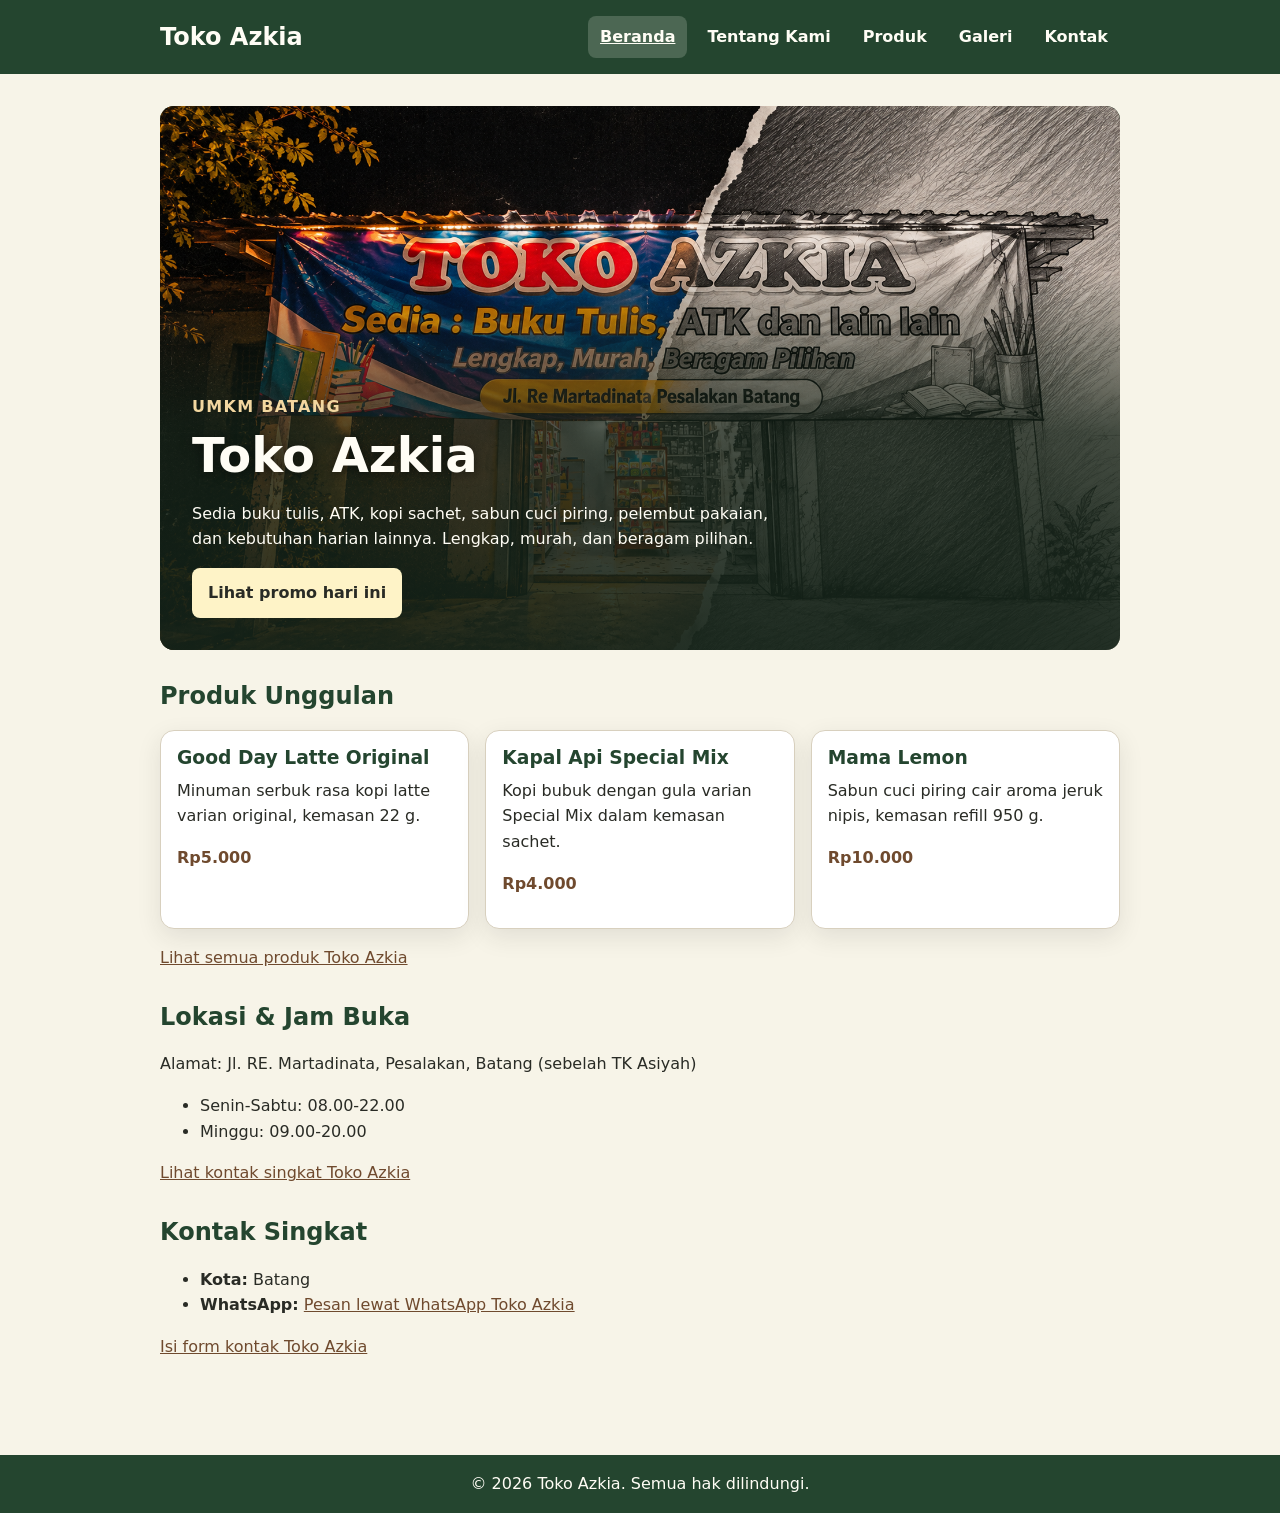
<file: index.html>
<!doctype html>
<html lang="id">
<head>
    <meta charset="utf-8">
    <meta name="viewport" content="width=device-width, initial-scale=1">
    <title>Toko Azkia - Website UMKM</title>
    <link rel="stylesheet" href="css/style.css">
    <script src="js/app.js" defer></script>
    <script src="js/script.js" defer></script>
</head>
<body>
    <!-- Link untuk lompat ke konten utama -->
    <a class="skip-link" href="#konten">Lewati ke konten utama</a>

    <!-- Header dan navigasi -->
    <header class="site-header">
        <nav class="nav" aria-label="Navigasi utama">
            <a class="brand" href="index.html">Toko Azkia</a>
            <ul>
                <li><a aria-current="page" href="index.html">Beranda</a></li>
                <li><a href="tentang.html">Tentang Kami</a></li>
                <li><a href="produk.html">Produk</a></li>
                <li><a href="galeri.html">Galeri</a></li>
                <li><a href="kontak.html">Kontak</a></li>
            </ul>
        </nav>
    </header>

    <main id="konten" class="page">

        <!-- Hero -->
        <section class="hero hero-banner hero-tall" id="profil" aria-labelledby="hero-title">
            <img class="banner-image banner-bottom" src="assets/images/header-beranda-toko-azkia.jpg" width="1400" height="933" alt="Tampak depan Toko Azkia dengan spanduk buku tulis dan ATK, serta rak buku di dalam toko">
            <div class="hero-content">
                <p class="eyebrow">UMKM Batang</p>
                <h1 id="hero-title">Toko Azkia</h1>
                <p>Sedia buku tulis, ATK, kopi sachet, sabun cuci piring, pelembut pakaian, dan kebutuhan harian lainnya. Lengkap, murah, dan beragam pilihan.</p>
                <button id="promoButton" type="button">Lihat promo hari ini</button>
            </div>
        </section>

        <!-- Produk unggulan -->
        <section class="section" aria-labelledby="unggulan-title">
            <h2 id="unggulan-title">Produk Unggulan</h2>
            <div class="product-list">
                <article class="product-card">
                    <h3>Good Day Latte Original</h3>
                    <p>Minuman serbuk rasa kopi latte varian original, kemasan 22 g.</p>
                    <p class="price">Rp5.000</p>
                </article>
                <article class="product-card">
                    <h3>Kapal Api Special Mix</h3>
                    <p>Kopi bubuk dengan gula varian Special Mix dalam kemasan sachet.</p>
                    <p class="price">Rp4.000</p>
                </article>
                <article class="product-card">
                    <h3>Mama Lemon</h3>
                    <p>Sabun cuci piring cair aroma jeruk nipis, kemasan refill 950 g.</p>
                    <p class="price">Rp10.000</p>
                </article>
            </div>
            <p><a href="produk.html">Lihat semua produk Toko Azkia</a></p>
        </section>

        <!-- Lokasi dan jam buka -->
        <section id="lokasi" class="section" aria-labelledby="lokasi-title">
            <h2 id="lokasi-title">Lokasi &amp; Jam Buka</h2>
            <p>Alamat: Jl. RE. Martadinata, Pesalakan, Batang (sebelah TK Asiyah)</p>
            <ul>
                <li>Senin-Sabtu: 08.00-22.00</li>
                <li>Minggu: 09.00-20.00</li>
            </ul>
            <p><a href="#kontak-singkat">Lihat kontak singkat Toko Azkia</a></p>
        </section>

        <!-- Kontak singkat -->
        <section id="kontak-singkat" class="section" aria-labelledby="kontak-singkat-title">
            <h2 id="kontak-singkat-title">Kontak Singkat</h2>
            <ul>
                <li><strong>Kota:</strong> Batang</li>
                <li><strong>WhatsApp:</strong> <a href="https://wa.me/6282225126027">Pesan lewat WhatsApp Toko Azkia</a></li>
            </ul>
            <p><a href="kontak.html">Isi form kontak Toko Azkia</a></p>
        </section>

    </main>

    <!-- Footer -->
    <footer class="site-footer">
        <p>&copy; 2026 Toko Azkia. Semua hak dilindungi.</p>
    </footer>
</body>
</html>
</file>
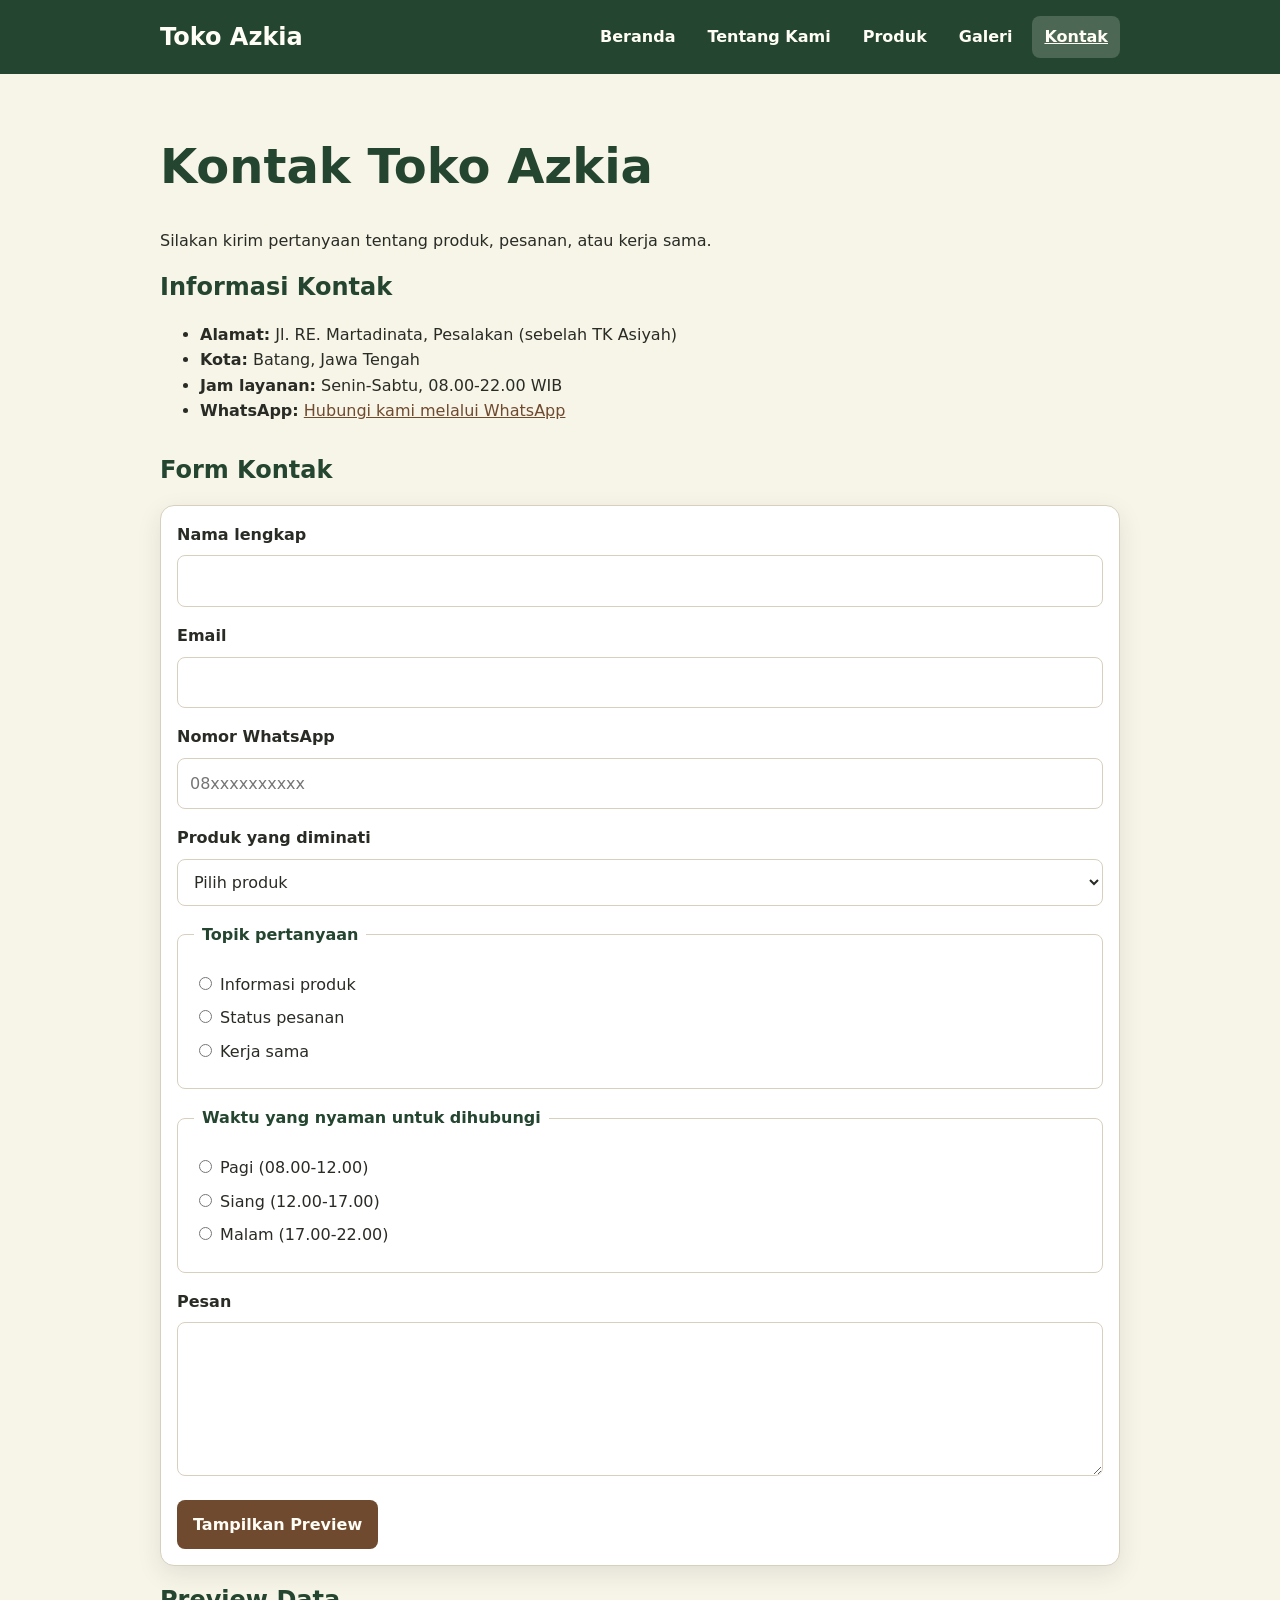
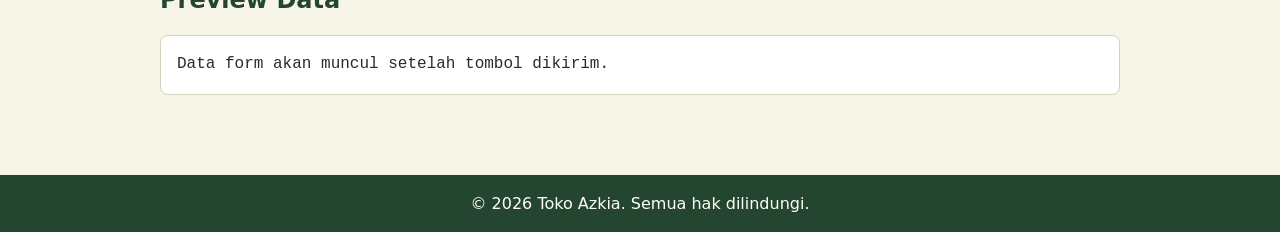
<file: kontak.html>
<!doctype html>
<html lang="id">
<head>
    <meta charset="utf-8">
    <meta name="viewport" content="width=device-width, initial-scale=1">
    <title>Kontak Toko Azkia - Website UMKM</title>
    <link rel="stylesheet" href="css/style.css">
    <script src="js/app.js" defer></script>
    <script src="js/form.js" defer></script>
</head>
<body>
    <!-- Link untuk lompat ke konten utama -->
    <a class="skip-link" href="#konten">Lewati ke konten utama</a>

    <!-- Header dan navigasi -->
    <header class="site-header">
        <nav class="nav" aria-label="Navigasi utama">
            <a class="brand" href="index.html">Toko Azkia</a>
            <ul>
                <li><a href="index.html">Beranda</a></li>
                <li><a href="tentang.html">Tentang Kami</a></li>
                <li><a href="produk.html">Produk</a></li>
                <li><a href="galeri.html">Galeri</a></li>
                <li><a aria-current="page" href="kontak.html">Kontak</a></li>
            </ul>
        </nav>
    </header>

    <main id="konten" class="page">
        <h1>Kontak Toko Azkia</h1>
        <p>Silakan kirim pertanyaan tentang produk, pesanan, atau kerja sama.</p>

        <!-- Informasi kontak -->
        <section class="section" aria-labelledby="info-title">
            <h2 id="info-title">Informasi Kontak</h2>
            <ul>
                <li><strong>Alamat:</strong> Jl. RE. Martadinata, Pesalakan (sebelah TK Asiyah)</li>
                <li><strong>Kota:</strong> Batang, Jawa Tengah</li>
                <li><strong>Jam layanan:</strong> Senin-Sabtu, 08.00-22.00 WIB</li>
                <li><strong>WhatsApp:</strong> <a href="https://wa.me/6282225126027">Hubungi kami melalui WhatsApp</a></li>
            </ul>
        </section>

        <!-- Form kontak -->
        <section aria-labelledby="form-title">
            <h2 id="form-title">Form Kontak</h2>
            <form id="form-kontak" action="#" method="post">
                <div class="field">
                    <label for="nama">Nama lengkap</label>
                    <input id="nama" name="nama" type="text" autocomplete="name" required minlength="3">
                </div>
                <div class="field">
                    <label for="email">Email</label>
                    <input id="email" name="email" type="email" autocomplete="email" required>
                </div>
                <div class="field">
                    <label for="whatsapp">Nomor WhatsApp</label>
                    <input id="whatsapp" name="whatsapp" type="tel" autocomplete="tel" placeholder="08xxxxxxxxxx" required>
                </div>
                <div class="field">
                    <label for="paket">Produk yang diminati</label>
                    <select id="paket" name="paket" required>
                        <option value="">Pilih produk</option>
                        <option value="Good Day Latte Original">Good Day Latte Original</option>
                        <option value="Good Day Latte Butterscotch">Good Day Latte Butterscotch</option>
                        <option value="Good Day Cappuccino">Good Day Cappuccino</option>
                        <option value="Kapal Api Special Mix">Kapal Api Special Mix</option>
                        <option value="Mama Lemon">Mama Lemon</option>
                        <option value="Rapika">Rapika</option>
                    </select>
                </div>
                <fieldset>
                    <legend>Topik pertanyaan</legend>
                    <label><input type="radio" name="topik" value="produk" required> Informasi produk</label>
                    <label><input type="radio" name="topik" value="pesanan"> Status pesanan</label>
                    <label><input type="radio" name="topik" value="kerja-sama"> Kerja sama</label>
                </fieldset>
                <fieldset>
                    <legend>Waktu yang nyaman untuk dihubungi</legend>
                    <label><input type="radio" name="waktu" value="Pagi (08.00-12.00)" required> Pagi (08.00-12.00)</label>
                    <label><input type="radio" name="waktu" value="Siang (12.00-17.00)"> Siang (12.00-17.00)</label>
                    <label><input type="radio" name="waktu" value="Malam (17.00-22.00)"> Malam (17.00-22.00)</label>
                </fieldset>
                <div class="field">
                    <label for="pesan">Pesan</label>
                    <textarea id="pesan" name="pesan" rows="5" required minlength="10"></textarea>
                </div>
                <button type="submit">Tampilkan Preview</button>
            </form>
        </section>

        <!-- Preview data form -->
        <section aria-labelledby="preview-title">
            <h2 id="preview-title">Preview Data</h2>
            <pre id="preview-form" aria-live="polite">Data form akan muncul setelah tombol dikirim.</pre>
        </section>

    </main>

    <!-- Footer -->
    <footer class="site-footer">
        <p>&copy; 2026 Toko Azkia. Semua hak dilindungi.</p>
    </footer>

</body>
</html>
</file>
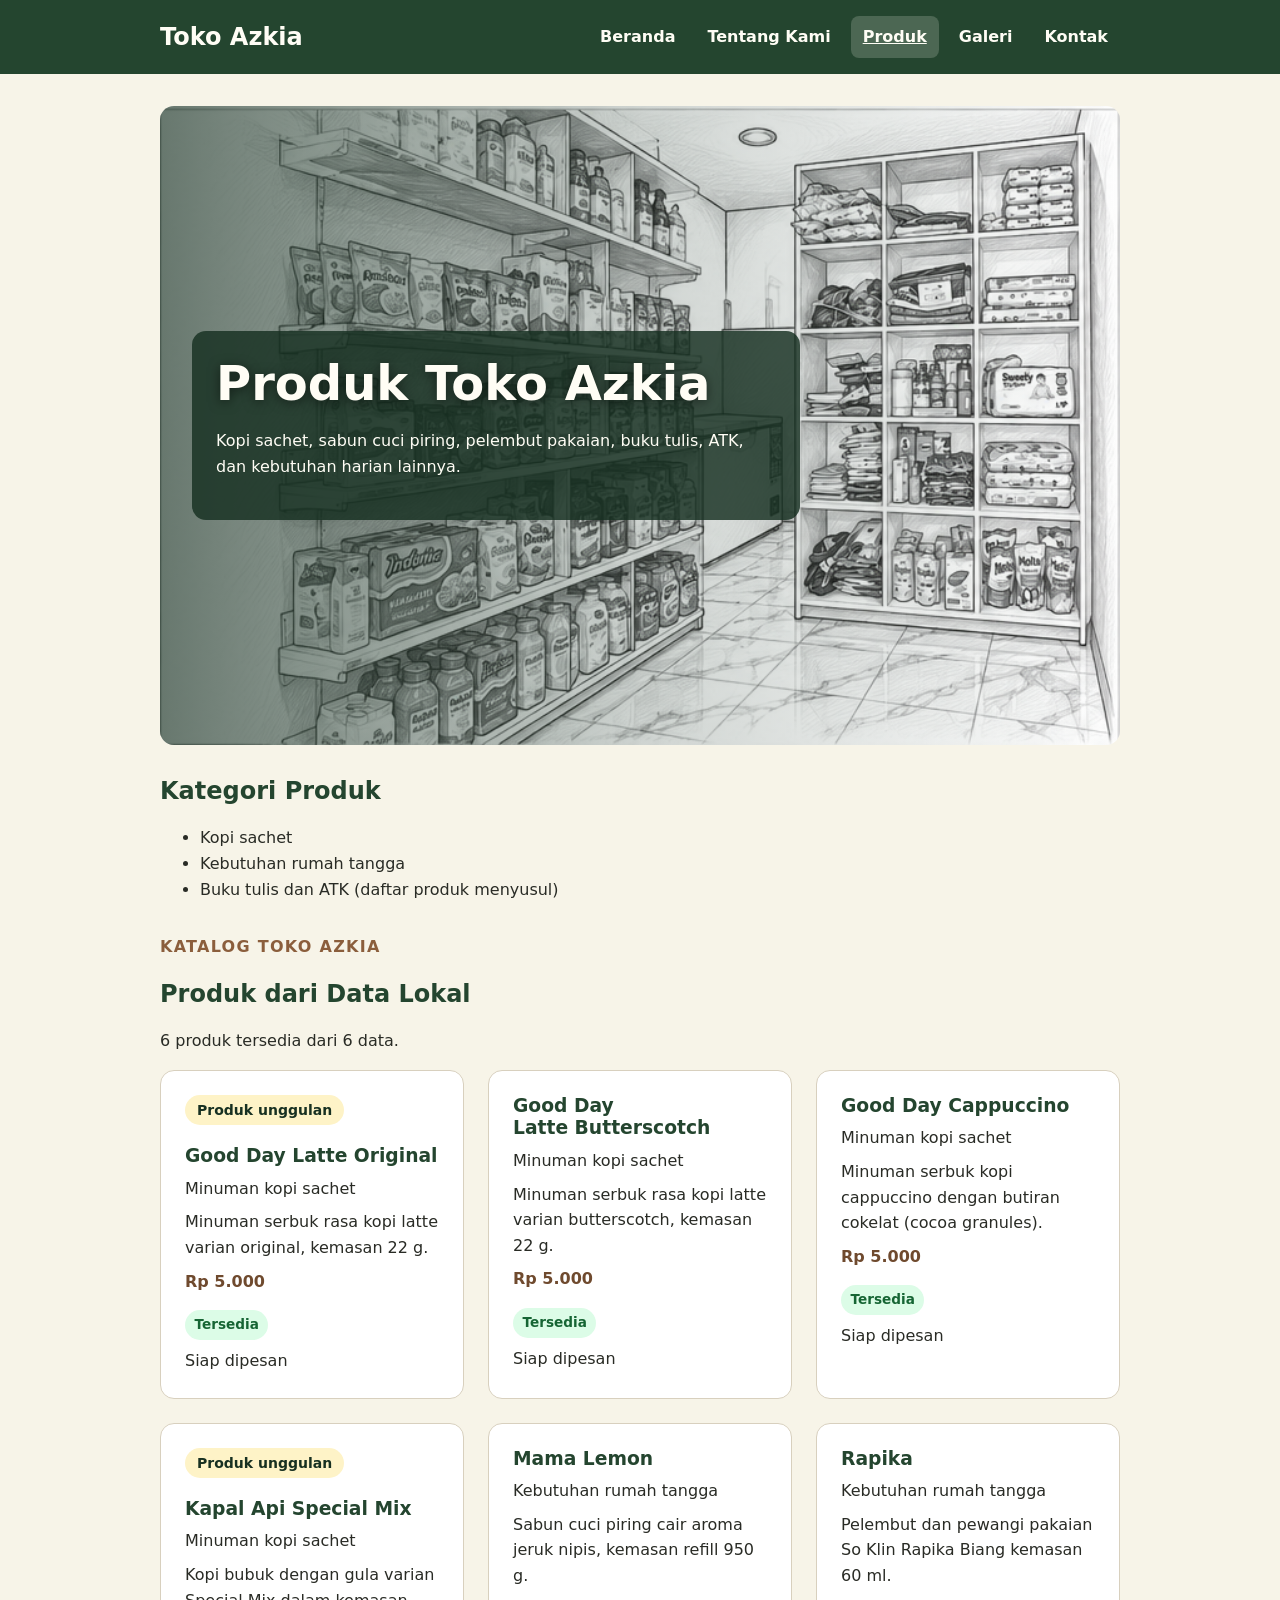
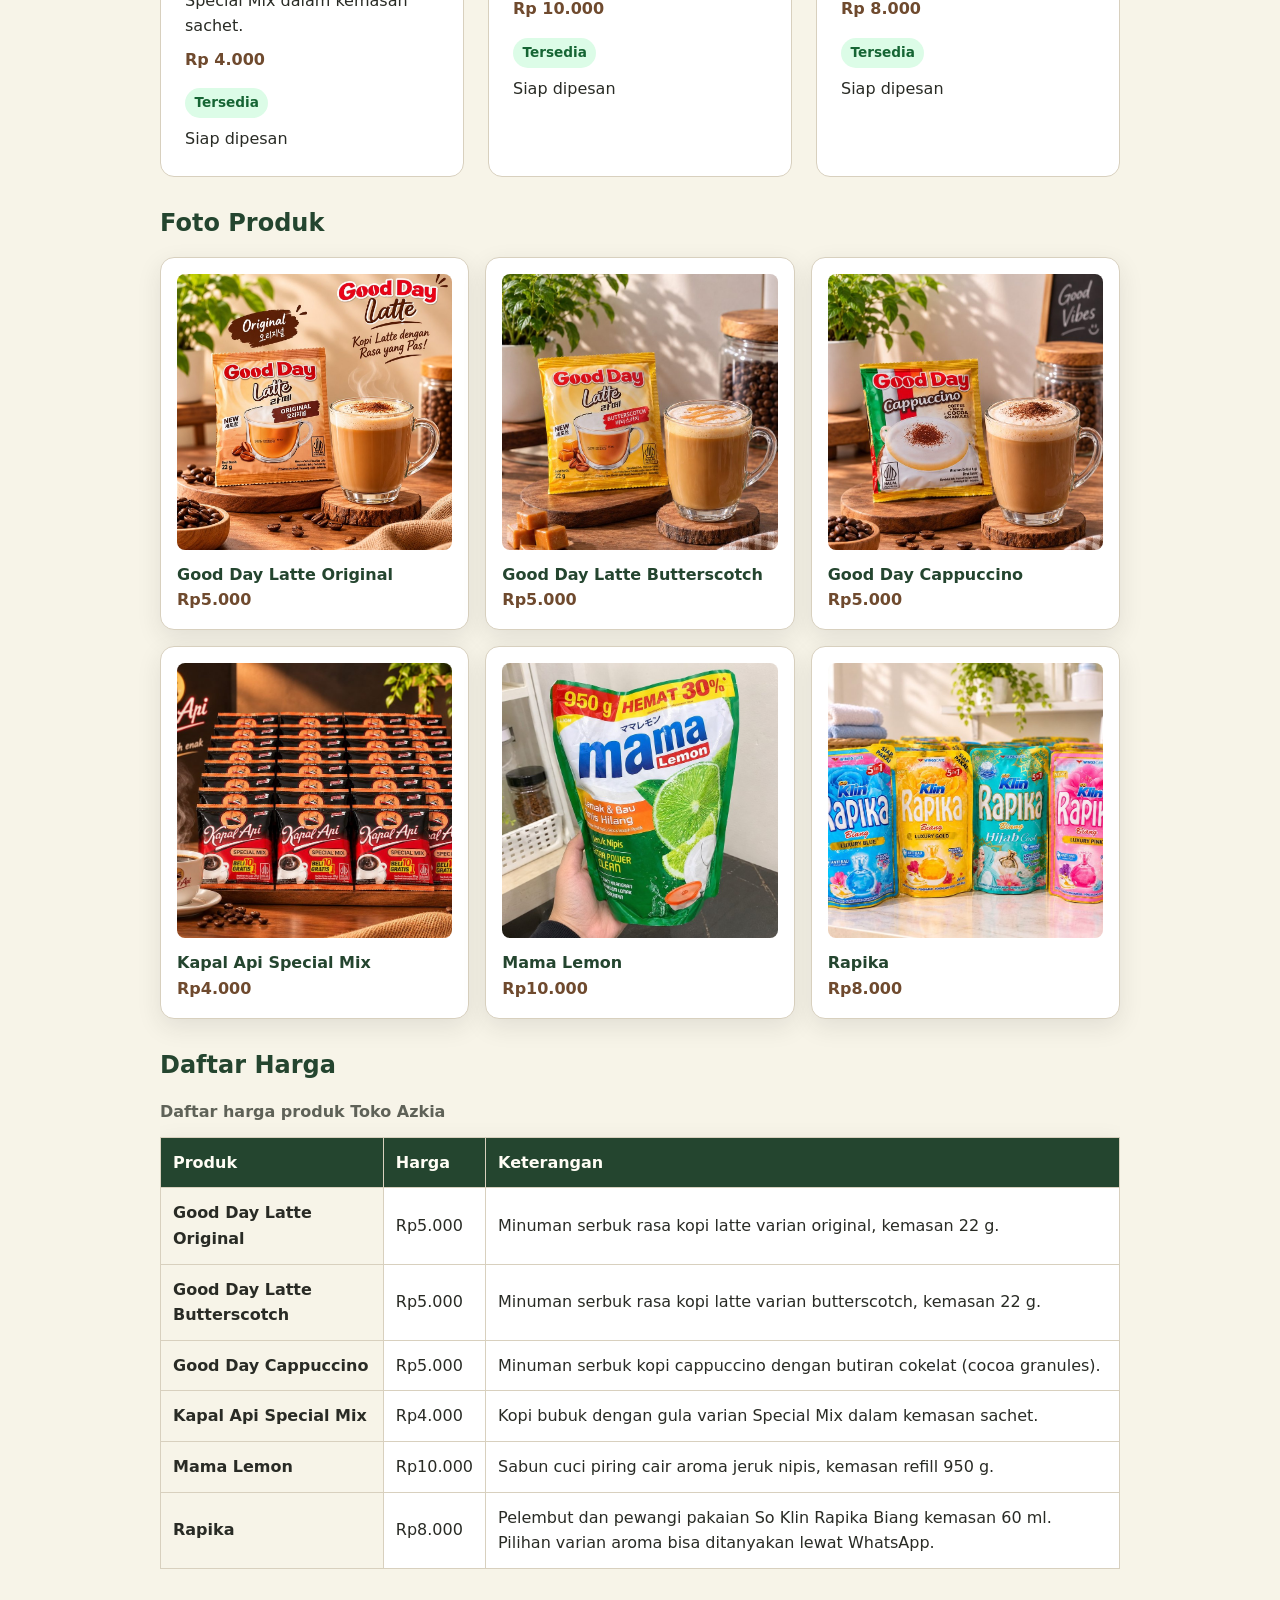
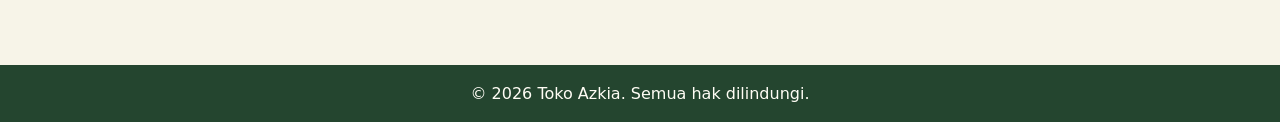
<file: produk.html>
<!doctype html>
<html lang="id">
<head>
    <meta charset="utf-8">
    <meta name="viewport" content="width=device-width, initial-scale=1">
    <title>Produk Toko Azkia - Website UMKM</title>
    <link rel="stylesheet" href="css/style.css">
    <script src="js/app.js" defer></script>
</head>
<body>
    <!-- Link untuk lompat ke konten utama -->
    <a class="skip-link" href="#konten">Lewati ke konten utama</a>

    <!-- Header dan navigasi -->
    <header class="site-header">
        <nav class="nav" aria-label="Navigasi utama">
            <a class="brand" href="index.html">Toko Azkia</a>
            <ul>
                <li><a href="index.html">Beranda</a></li>
                <li><a href="tentang.html">Tentang Kami</a></li>
                <li><a aria-current="page" href="produk.html">Produk</a></li>
                <li><a href="galeri.html">Galeri</a></li>
                <li><a href="kontak.html">Kontak</a></li>
            </ul>
        </nav>
    </header>

    <main id="konten" class="page">

        <!-- Banner -->
        <section class="hero hero-banner hero-produk" aria-labelledby="produk-title">
            <img class="banner-image" src="assets/images/header-produk.jpg" alt="" fetchpriority="high">

            <div class="hero-content">
                <h1 id="produk-title">Produk Toko Azkia</h1>
                <p>Kopi sachet, sabun cuci piring, pelembut pakaian, buku tulis, ATK, dan kebutuhan harian lainnya.</p>
            </div>
        </section>

        <!-- Kategori -->
        <section class="section" aria-labelledby="kategori-title">
            <h2 id="kategori-title">Kategori Produk</h2>
            <ul>
                <li>Kopi sachet</li>
                <li>Kebutuhan rumah tangga</li>
                <li>Buku tulis dan ATK (daftar produk menyusul)</li>
            </ul>
        </section>

        <!-- Produk dari data JavaScript (P09) -->
        <section class="section" aria-labelledby="produk-dinamis-title">
            <p class="eyebrow">Katalog Toko Azkia</p>
            <h2 id="produk-dinamis-title">Produk dari Data Lokal</h2>
            <p id="produk-ringkasan">Data produk akan dimuat melalui JavaScript.</p>
            <div id="produk-dinamis" class="js-product-grid"></div>
        </section>

        <!-- Foto produk -->
        <section class="section" aria-labelledby="foto-produk-title">
            <h2 id="foto-produk-title">Foto Produk</h2>
            <div class="product-grid">
                <figure class="media-card">
                    <img class="product-photo" src="assets/images/good-day-latte-original.jpg" width="1005" height="1100" loading="lazy" alt="Sachet Good Day Latte Original di samping segelas kopi latte hangat">
                    <figcaption>
                        <strong>Good Day Latte Original</strong>
                        <span class="price">Rp5.000</span>
                    </figcaption>
                </figure>
                <figure class="media-card">
                    <img class="product-photo" src="assets/images/good-day-latte-butterscotch.jpg" width="825" height="1100" loading="lazy" alt="Sachet Good Day Latte Butterscotch di samping segelas kopi latte dengan saus karamel">
                    <figcaption>
                        <strong>Good Day Latte Butterscotch</strong>
                        <span class="price">Rp5.000</span>
                    </figcaption>
                </figure>
                <figure class="media-card">
                    <img class="product-photo" src="assets/images/good-day-cappuccino.jpg" width="825" height="1100" loading="lazy" alt="Sachet Good Day Cappuccino di samping segelas cappuccino dengan taburan cokelat">
                    <figcaption>
                        <strong>Good Day Cappuccino</strong>
                        <span class="price">Rp5.000</span>
                    </figcaption>
                </figure>
                <figure class="media-card">
                    <img class="product-photo" src="assets/images/kapal-api-special-mix.jpg" width="1100" height="733" loading="lazy" alt="Deretan sachet kopi Kapal Api Special Mix dengan secangkir kopi hitam">
                    <figcaption>
                        <strong>Kapal Api Special Mix</strong>
                        <span class="price">Rp4.000</span>
                    </figcaption>
                </figure>
                <figure class="media-card">
                    <img class="product-photo" src="assets/images/mama-lemon.jpg" width="1100" height="825" loading="lazy" alt="Tangan memegang kemasan refill sabun cuci piring Mama Lemon jeruk nipis 950 gram">
                    <figcaption>
                        <strong>Mama Lemon</strong>
                        <span class="price">Rp10.000</span>
                    </figcaption>
                </figure>
                <figure class="media-card">
                    <img class="product-photo" src="assets/images/rapika.jpg" width="1100" height="825" loading="lazy" alt="Empat kemasan So Klin Rapika Biang berwarna biru, kuning, hijau tosca, dan merah muda">
                    <figcaption>
                        <strong>Rapika</strong>
                        <span class="price">Rp8.000</span>
                    </figcaption>
                </figure>
            </div>
        </section>

        <!-- Tabel harga -->
        <section class="section" aria-labelledby="harga-title">
            <h2 id="harga-title">Daftar Harga</h2>
            <div class="table-scroll" role="region" aria-labelledby="daftar-harga-caption" tabindex="0">
                <table>
                    <caption id="daftar-harga-caption">Daftar harga produk Toko Azkia</caption>
                    <thead>
                        <tr>
                            <th scope="col">Produk</th>
                            <th scope="col">Harga</th>
                            <th scope="col">Keterangan</th>
                        </tr>
                    </thead>
                    <tbody>
                        <tr>
                            <th scope="row">Good Day Latte Original</th>
                            <td>Rp5.000</td>
                            <td>Minuman serbuk rasa kopi latte varian original, kemasan 22 g.</td>
                        </tr>
                        <tr>
                            <th scope="row">Good Day Latte Butterscotch</th>
                            <td>Rp5.000</td>
                            <td>Minuman serbuk rasa kopi latte varian butterscotch, kemasan 22 g.</td>
                        </tr>
                        <tr>
                            <th scope="row">Good Day Cappuccino</th>
                            <td>Rp5.000</td>
                            <td>Minuman serbuk kopi cappuccino dengan butiran cokelat (cocoa granules).</td>
                        </tr>
                        <tr>
                            <th scope="row">Kapal Api Special Mix</th>
                            <td>Rp4.000</td>
                            <td>Kopi bubuk dengan gula varian Special Mix dalam kemasan sachet.</td>
                        </tr>
                        <tr>
                            <th scope="row">Mama Lemon</th>
                            <td>Rp10.000</td>
                            <td>Sabun cuci piring cair aroma jeruk nipis, kemasan refill 950 g.</td>
                        </tr>
                        <tr>
                            <th scope="row">Rapika</th>
                            <td>Rp8.000</td>
                            <td>Pelembut dan pewangi pakaian So Klin Rapika Biang kemasan 60 ml. Pilihan varian aroma bisa ditanyakan lewat WhatsApp.</td>
                        </tr>
                    </tbody>
                </table>
            </div>
        </section>

    </main>

    <!-- Footer -->
    <footer class="site-footer">
        <p>&copy; 2026 Toko Azkia. Semua hak dilindungi.</p>
    </footer>
</body>
</html>
</file>
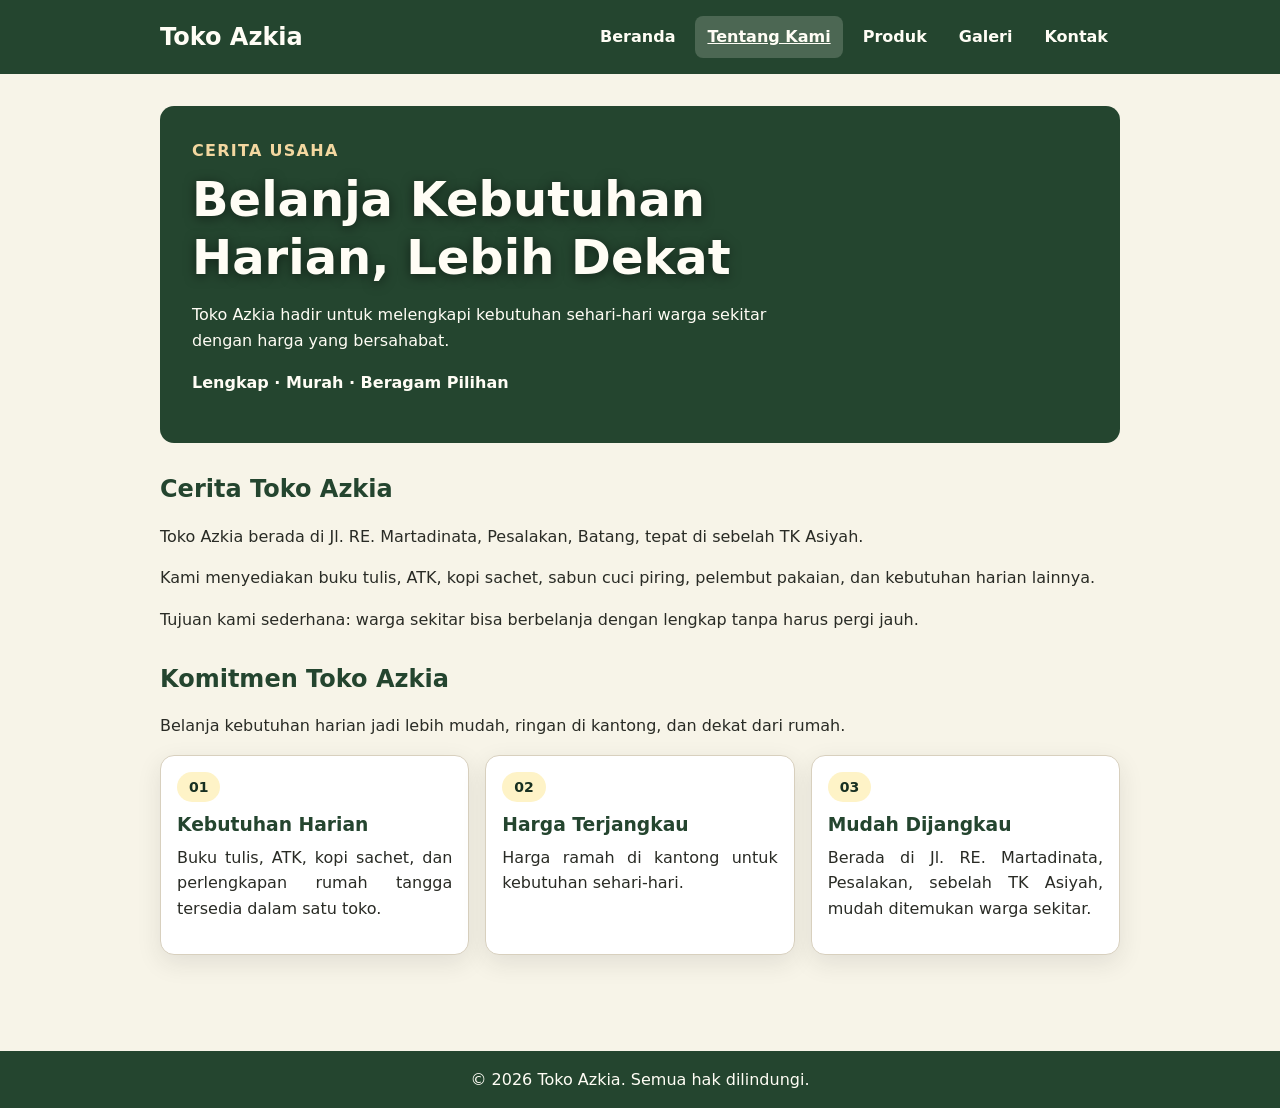
<file: tentang.html>
<!doctype html>
<html lang="id">
<head>
    <meta charset="utf-8">
    <meta name="viewport" content="width=device-width, initial-scale=1">
    <title>Tentang Toko Azkia - Website UMKM</title>
    <link rel="stylesheet" href="css/style.css">
    <script src="js/app.js" defer></script>
</head>
<body>
    <!-- Link untuk lompat ke konten utama -->
    <a class="skip-link" href="#konten">Lewati ke konten utama</a>

    <!-- Header dan navigasi -->
    <header class="site-header">
        <nav class="nav" aria-label="Navigasi utama">
            <a class="brand" href="index.html">Toko Azkia</a>
            <ul>
                <li><a href="index.html">Beranda</a></li>
                <li><a aria-current="page" href="tentang.html">Tentang Kami</a></li>
                <li><a href="produk.html">Produk</a></li>
                <li><a href="galeri.html">Galeri</a></li>
                <li><a href="kontak.html">Kontak</a></li>
            </ul>
        </nav>
    </header>

    <main id="konten" class="page">

        <!-- Banner -->
        <section class="hero hero-banner hero-plain" aria-labelledby="tentang-title">
            <div class="hero-content">
                <p class="eyebrow">Cerita Usaha</p>
                <h1 id="tentang-title">Belanja Kebutuhan Harian, Lebih Dekat</h1>
                <p>Toko Azkia hadir untuk melengkapi kebutuhan sehari-hari warga sekitar dengan harga yang bersahabat.</p>
                <p class="hero-highlight">Lengkap &middot; Murah &middot; Beragam Pilihan</p>
            </div>
        </section>

        <!-- Cerita -->
         <section class="section teks-rata" aria-labelledby="cerita-title">
            <h2 id="cerita-title">Cerita Toko Azkia</h2>
            <p>Toko Azkia berada di Jl. RE. Martadinata, Pesalakan, Batang, tepat di sebelah TK Asiyah.</p>
            <p>Kami menyediakan buku tulis, ATK, kopi sachet, sabun cuci piring, pelembut pakaian, dan kebutuhan harian lainnya.</p>
            <p>Tujuan kami sederhana: warga sekitar bisa berbelanja dengan lengkap tanpa harus pergi jauh.</p>
        </section>
        
        <!-- Nilai usaha -->
        <section class="section teks-rata" aria-labelledby="nilai-title">
            <h2 id="nilai-title">Komitmen Toko Azkia</h2>
            <p>Belanja kebutuhan harian jadi lebih mudah, ringan di kantong, dan dekat dari rumah.</p>
            <div class="product-grid">
                <article class="product-card">
                    <span class="product-badge">01</span>
                    <h3>Kebutuhan Harian</h3>
                    <p>Buku tulis, ATK, kopi sachet, dan perlengkapan rumah tangga tersedia dalam satu toko.</p>
                </article>
                <article class="product-card">
                    <span class="product-badge">02</span>
                    <h3>Harga Terjangkau</h3>
                    <p>Harga ramah di kantong untuk kebutuhan sehari-hari.</p>
                </article>
                <article class="product-card">
                    <span class="product-badge">03</span>
                    <h3>Mudah Dijangkau</h3>
                    <p>Berada di Jl. RE. Martadinata, Pesalakan, sebelah TK Asiyah, mudah ditemukan warga sekitar.</p>
                </article>
            </div>
        </section>

    </main>

    <!-- Footer -->
    <footer class="site-footer">
        <p>&copy; 2026 Toko Azkia. Semua hak dilindungi.</p>
    </footer>
</body>
</html>
</file>
<file: css/style.css>
/* =========================================
   Toko Azkia - style.css
   Urutan: token, dasar, komponen, responsive
   ========================================= */

/* ---------- Design token (P05) ---------- */
:root {
    --color-primary: #24452f;
    --color-primary-strong: #173021;
    --color-accent: #8b5e3c;
    --color-accent-strong: #6f4a2e;
    --color-on-primary: #fffdf5;
    --color-text: #292b25;
    --color-muted: #5f6258;
    --color-surface: #ffffff;
    --color-surface-soft: #f7f4e8;
    --color-border: #d8d0be;
    --color-badge: #fef3c7;
    --color-focus: #1d4ed8;

    --space-1: 0.5rem;
    --space-2: 0.75rem;
    --space-3: 1rem;
    --space-4: 1.5rem;
    --space-5: 2rem;

    --radius-sm: 0.5rem;
    --radius-md: 0.875rem;

    --shadow-card: 0 0.5rem 1.5rem rgb(41 43 37 / 0.1);
}

/* ---------- Header Beranda ---------- */
/* Header Beranda: tinggi lebih besar, teks di bagian bawah foto */
.hero-banner.hero-tall {
    min-height: 34rem;
    align-items: flex-end;
}

/* Tampilkan foto dari bagian atas supaya spanduk terlihat */
.banner-bottom {
    object-position: center 0%;
}

/* Lapisan gelap hanya di bagian bawah, tempat teks berada */
.hero-banner.hero-tall::after {
    background: linear-gradient(0deg, rgb(20 35 25 / 0.92) 0%, rgb(20 35 25 / 0.75) 40%, rgb(20 35 25 / 0) 70%);
}

/* ---------- Dasar ---------- */
*,
*::before,
*::after {
    box-sizing: border-box;
}

html {
    color-scheme: light;
}

body {
    margin: 0;
    color: var(--color-text);
    background: var(--color-surface-soft);
    font-family: system-ui, -apple-system, BlinkMacSystemFont, "Segoe UI", sans-serif;
    font-size: 1rem;
    line-height: 1.6;
}

img {
    max-width: 100%;
    height: auto;
}

a {
    color: var(--color-accent-strong);
}

a:hover {
    color: var(--color-primary);
}

:focus-visible {
    outline: 3px solid var(--color-focus);
    outline-offset: 3px;
}

h1,
h2,
h3 {
    color: var(--color-primary);
    line-height: 1.2;
    text-wrap: balance;
}

h1 {
    font-size: clamp(2rem, 6vw, 3rem);
}

p,
li {
    max-width: 68ch;
}

/* ---------- Skip link (P02) ---------- */
.skip-link {
    position: absolute;
    top: -5rem;
    left: var(--space-3);
    z-index: 10;
    padding: var(--space-2) var(--space-3);
    color: var(--color-on-primary);
    background: var(--color-primary-strong);
    border-radius: var(--radius-sm);
}

.skip-link:focus {
    top: var(--space-3);
}

/* ---------- Header, navigasi, footer ---------- */
.site-header,
.site-footer {
    padding: var(--space-3) var(--space-4);
    color: var(--color-on-primary);
    background: var(--color-primary);
}

.site-footer {
    margin-top: var(--space-5);
    text-align: center;
}

.site-footer p {
    max-width: none;
    margin: 0;
}

.nav,
.page {
    width: min(100% - 2rem, 60rem);
    margin-inline: auto;
}

.page {
    padding-block: var(--space-5);
}

/* Baseline mobile: nav satu kolom */
.nav {
    display: flex;
    flex-direction: column;
    gap: var(--space-3);
    align-items: flex-start;
}

.brand {
    color: var(--color-on-primary);
    font-size: 1.5rem;
    font-weight: 800;
    text-decoration: none;
}

.brand:hover {
    color: var(--color-on-primary);
    text-decoration: underline;
}

.nav ul {
    display: flex;
    flex-direction: column;
    gap: var(--space-1);
    flex-wrap: wrap;
    padding: 0;
    margin: 0;
    list-style: none;
}

.nav li {
    margin: 0;
}

.nav li a {
    display: inline-block;
    padding: var(--space-1) var(--space-2);
    color: var(--color-on-primary);
    font-weight: 700;
    text-decoration: none;
    border-radius: var(--radius-sm);
}

.nav li a:hover {
    color: var(--color-on-primary);
    text-decoration: underline;
}

.nav a[aria-current="page"] {
    background: rgb(255 253 245 / 0.18);
    text-decoration: underline;
}

.nav a:focus-visible,
.site-footer a:focus-visible {
    outline-color: var(--color-badge);
}

/* ---------- Tombol ---------- */
.button,
button {
    display: inline-block;
    padding: var(--space-2) var(--space-3);
    color: var(--color-on-primary);
    font: inherit;
    font-weight: 700;
    text-decoration: none;
    cursor: pointer;
    background: var(--color-accent-strong);
    border: 0;
    border-radius: var(--radius-sm);
}

.button:hover,
button:hover {
    color: var(--color-on-primary);
    background: var(--color-primary);
}

/* ---------- Hero (P06: grid) ---------- */
.hero {
    display: grid;
    grid-template-columns: 1fr;
    gap: var(--space-4);
    align-items: center;
    margin-bottom: var(--space-5);
    padding: var(--space-4);
    color: var(--color-on-primary);
    background: var(--color-primary);
    border-radius: var(--radius-md);
}

.hero h1,
.hero p {
    color: var(--color-on-primary);
}

.hero-image {
    width: 100%;
    border-radius: var(--radius-md);
}

.eyebrow {
    margin: 0 0 var(--space-1);
    color: var(--color-accent);
    font-weight: 800;
    letter-spacing: 0.08em;
    text-transform: uppercase;
}

.hero .eyebrow {
    color: var(--color-badge);
}

.hero button {
    color: var(--color-text);
    background: var(--color-badge);
}

.hero button:hover {
    color: var(--color-text);
    background: #fde68a;
}

/* ---------- Hero berlatar foto (Produk, Galeri, Tentang) ---------- */
.hero-banner {
    position: relative;
    display: flex;
    align-items: center;
    min-height: 18rem;
    margin-bottom: var(--space-5);
    overflow: hidden;
}

/* Pengaturan gambar banner umum */
.banner-image {
    position: absolute;
    inset: 0;
    width: 100%;
    height: 100%;
    object-fit: cover;
}

/* Lapisan gelap supaya teks tetap terbaca */
.hero-banner::after {
    content: "";
    position: absolute;
    inset: 0;
    background: linear-gradient(90deg, rgb(20 35 25 / 0.85), rgb(20 35 25 / 0.35));
}

/* Posisi Konten */
.hero-banner .hero-content {
    position: relative;
    z-index: 1;
    max-width: 38rem;
}

/* Judul Banner */
.hero-banner h1 {
    margin: 0 0 var(--space-2);
    text-shadow: 0 2px 12px rgb(0 0 0 / 0.5);
}

/* Warna Teks Tambahan */
.hero-banner .eyebrow {
    color: #f3d7a0;
}

.hero-highlight {
    color: #f3d7a0;
    font-weight: 700;
}

/* ---------- Khusus Header Produk ---------- */
.hero-banner.hero-produk {
    min-height: 0;
    aspect-ratio: 766 / 510;
    padding: 2rem;
    background: #f7f4e8;
    border-radius: var(--radius-md);
}

/* Menampilkan seluruh foto tanpa terpotong */
.hero-banner.hero-produk .banner-image {
    object-fit: contain;
    object-position: center;
}

/* Lapisan gelap khusus produk */
.hero-banner.hero-produk::after {
    background: linear-gradient(
        90deg,
        rgb(23 48 33 / 0.65),
        rgb(23 48 33 / 0.2),
        transparent
    );
}

/* Kotak tulisan produk */
.hero-banner.hero-produk .hero-content {
    padding: 1.5rem;
    background: rgb(23 48 33 / 0.82);
    border-radius: 14px;
}

/* Warna tulisan produk */
.hero-banner.hero-produk h1,
.hero-banner.hero-produk p {
    color: #fffdf5;
}

/* Hero tanpa foto (foto menyusul) */
.hero-plain {
    display: block;
    min-height: 0;
}

.hero-plain::after {
    content: none;
}

/* ---------- Section dan info ---------- */
.section {
    margin-bottom: var(--space-5);
}

.price {
    color: var(--color-accent-strong);
    font-weight: 800;
}

/* ---------- Kartu produk dan media ---------- */

/* Grid satu kolom di HP */
.product-list,
.product-grid,
.gallery-grid {
    display: grid;
    grid-template-columns: 1fr;
    gap: var(--space-3);
}

/* Tampilan kartu (produk, figure, tabel, form) */
.product-card,
.media-card,
table,
form {
    margin-block: var(--space-3);
    padding: var(--space-3);
    background: var(--color-surface);
    border: 1px solid var(--color-border);
    border-radius: var(--radius-md);
    box-shadow: var(--shadow-card);
}

/* Di dalam grid, jarak diatur oleh gap */
.product-list .product-card,
.product-grid .product-card,
.product-grid .media-card,
.gallery-grid .media-card {
    margin-block: 0;
}

.product-card {
    display: flex;
    flex-direction: column;
    min-width: 0;
}

.product-card img {
    width: 100%;
    margin-bottom: var(--space-3);
    border-radius: var(--radius-sm);
}

.product-card h3 {
    margin: 0 0 var(--space-1);
}

.product-card p {
    margin: 0 0 var(--space-3);
}

.product-badge {
    align-self: flex-start;
    margin-bottom: var(--space-2);
    padding: 0.25rem var(--space-2);
    color: var(--color-primary-strong);
    font-size: 0.875rem;
    font-weight: 800;
    background: var(--color-badge);
    border-radius: 999px;
}

.card-actions {
    display: flex;
    gap: var(--space-2);
    align-items: center;
    flex-wrap: wrap;
    margin-top: auto;
}

figure {
    margin-inline: 0;
}

/* Foto produk: dipotong seragam supaya kartu rata */
.product-photo {
    display: block;
    width: 100%;
    aspect-ratio: 1 / 1;
    object-fit: cover;
}

/* Tempat foto yang belum tersedia */
.photo-placeholder {
    display: grid;
    place-items: center;
    min-height: 12rem;
    padding: var(--space-4);
    color: var(--color-muted);
    text-align: center;
    background: var(--color-surface);
    border: 2px dashed var(--color-border);
    border-radius: var(--radius-md);
}

.photo-placeholder p {
    margin: 0;
}

.media-card {
    margin-inline: 0;
}

.media-card img {
    width: 100%;
    border-radius: var(--radius-sm);
}

figcaption,
caption {
    color: var(--color-muted);
}

figcaption {
    margin-top: var(--space-2);
}

figcaption strong {
    display: block;
    color: var(--color-primary);
}

/* ---------- Tabel (P03, P07) ---------- */
.table-scroll {
    max-width: 100%;
    overflow-x: auto;
}

.table-scroll:focus-visible {
    outline: 3px solid var(--color-focus);
    outline-offset: 3px;
}

.table-scroll table {
    min-width: 40rem;
}

table {
    width: 100%;
    margin-block: 0;
    border-collapse: collapse;
    border-radius: 0;
}

caption {
    margin-bottom: var(--space-2);
    font-weight: 700;
    text-align: left;
}

th,
td {
    padding: var(--space-2);
    text-align: left;
    border: 1px solid var(--color-border);
}

thead th {
    color: var(--color-on-primary);
    background: var(--color-primary);
}

tbody th {
    background: var(--color-surface-soft);
}

/* ---------- Audio ---------- */
audio {
    display: block;
    width: 100%;
    max-width: 38rem;
}

/* ---------- Form (P04) ---------- */
.field {
    margin-bottom: var(--space-3);
}

.field label,
legend {
    display: block;
    margin-bottom: var(--space-1);
    font-weight: 700;
}

.field input,
.field select,
.field textarea {
    width: 100%;
    padding: var(--space-2);
    color: inherit;
    font: inherit;
    background: var(--color-surface);
    border: 1px solid var(--color-border);
    border-radius: var(--radius-sm);
}

.field textarea {
    resize: vertical;
}

input[type="radio"],
input[type="checkbox"] {
    width: auto;
}

fieldset {
    margin: 0 0 var(--space-3);
    padding: var(--space-3);
    border: 1px solid var(--color-border);
    border-radius: var(--radius-sm);
}

fieldset label {
    display: block;
    margin-bottom: var(--space-1);
}

legend {
    padding-inline: var(--space-1);
    color: var(--color-primary);
}

#preview-form {
    padding: var(--space-3);
    white-space: pre-wrap;
    background: var(--color-surface);
    border: 1px solid var(--color-border);
    border-radius: var(--radius-sm);
}

/* ---------- Output JavaScript (P09) ---------- */
.js-product-grid {
    display: grid;
    grid-template-columns: repeat(auto-fit, minmax(14rem, 1fr));
    gap: var(--space-4);
}

.js-product-card {
    display: flex;
    flex-direction: column;
    gap: var(--space-1);
    padding: var(--space-4);
    background: var(--color-surface);
    border: 1px solid var(--color-border);
    border-radius: var(--radius-md);
}

.js-product-card h3,
.js-product-card p {
    margin: 0;
}

.stock-badge {
    display: inline-flex;
    align-self: flex-start;
    margin-block-start: var(--space-1);
    padding: 0.25rem 0.6rem;
    color: #166534;
    font-size: 0.85rem;
    font-weight: 700;
    background: #dcfce7;
    border-radius: 999px;
}

.stock-badge.warning {
    color: #92400e;
    background: #fef3c7;
}

.stock-badge.empty {
    color: #991b1b;
    background: #fee2e2;
}

/* ---------- Responsive (P07, mobile-first) ---------- */
@media (min-width: 42rem) {
    .nav ul {
        flex-direction: row;
    }

    .gallery-grid {
        grid-template-columns: repeat(2, minmax(0, 1fr));
    }
}

@media (min-width: 48rem) {
    .hero {
        grid-template-columns: 1.2fr 0.8fr;
        padding: var(--space-5);
    }

    .hero.hero-wide {
        grid-template-columns: 1fr;
    }

    .product-list,
    .product-grid {
        grid-template-columns: repeat(2, minmax(0, 1fr));
    }
}

@media (min-width: 60rem) {
    .nav {
        flex-direction: row;
        align-items: center;
        justify-content: space-between;
    }

    .product-list,
    .product-grid,
    .gallery-grid {
        grid-template-columns: repeat(3, minmax(0, 1fr));
    }
}

/* Teks rata kiri-kanan di halaman Tentang Kami */      
.teks-rata p {
    max-width: none;
    text-align: justify;
    hyphens: auto;
}

@media (max-width: 41.99rem) {
    .teks-rata p {
        text-align: left;
    }
}
</file>
